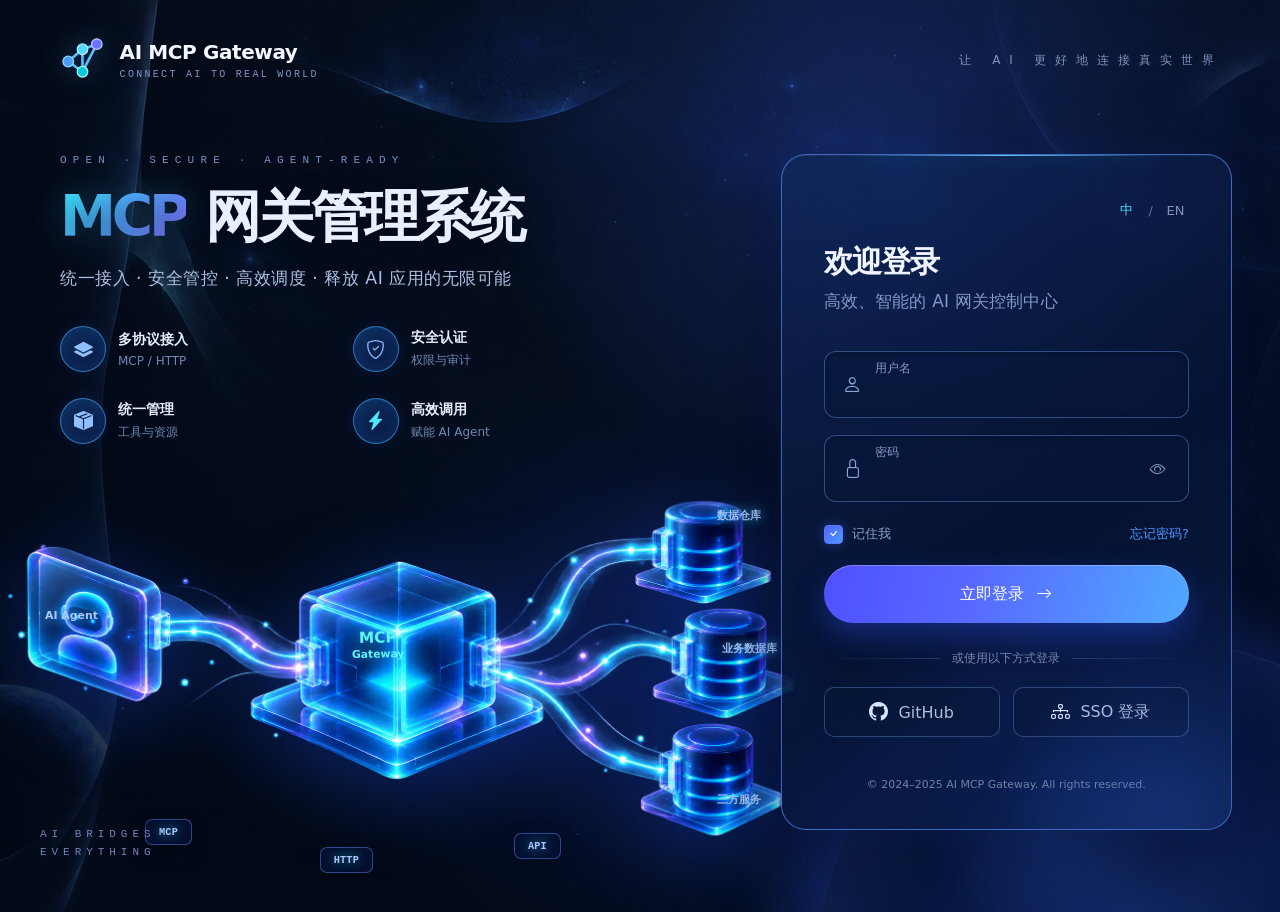
<file: docs/dev-ops/nginx/html/index.html>
<!DOCTYPE html>
<html lang="zh-CN">
<head>
    <meta charset="UTF-8">
    <meta name="viewport" content="width=device-width, initial-scale=1.0">
    <meta name="theme-color" content="#050b1b">
    <title>MCP 网关管理系统 · 登录</title>
    <link rel="icon" href="assets/favicon.svg" type="image/svg+xml">
    <link href="https://cdn.jsdelivr.net/npm/bootstrap-icons@1.10.5/font/bootstrap-icons.css" rel="stylesheet">
    <link rel="stylesheet" href="css/style.css">
</head>
<body class="login-page">
<main class="login-stage">
    <header class="login-brand" aria-label="AI MCP Gateway">
        <a class="login-brand-link" href="index.html" aria-label="AI MCP Gateway 首页">
            <svg class="login-brand-mark" viewBox="0 0 48 48" role="img" aria-label="AI MCP Gateway 标志">
                <path d="M10 25 24 13 38 8M10 25l14 10 14-27M24 13v22" fill="none" stroke="currentColor" stroke-width="2.6" stroke-linecap="round" stroke-linejoin="round"/>
                <circle cx="10" cy="25" r="5.2" fill="#4c9bff" stroke="#8dd8ff" stroke-width="1.2"/>
                <circle cx="24" cy="13" r="5.2" fill="#52d9ff" stroke="#b0f3ff" stroke-width="1.2"/>
                <circle cx="38" cy="8" r="5.2" fill="#6c75ff" stroke="#c2c7ff" stroke-width="1.2"/>
                <circle cx="24" cy="35" r="5.2" fill="#08c8df" stroke="#a8ffff" stroke-width="1.2"/>
            </svg>
            <span class="login-brand-copy">
                <strong>AI MCP Gateway</strong>
                <small>CONNECT AI TO REAL WORLD</small>
            </span>
        </a>
        <span class="login-topline" data-i18n="topline">让 AI 更好地连接真实世界</span>
    </header>

    <div class="login-shell">
        <section class="login-hero" aria-labelledby="hero-title">
            <div class="hero-copy">
                <p class="hero-eyebrow">OPEN <span>·</span> SECURE <span>·</span> AGENT-READY</p>
                <h1 id="hero-title"><em>MCP</em> <span data-i18n="heroTitle">网关管理系统</span></h1>
                <p class="hero-subtitle" data-i18n="heroSubtitle">统一接入 · 安全管控 · 高效调度 · 释放 AI 应用的无限可能</p>

                <div class="hero-features" aria-label="平台能力">
                    <div class="hero-feature">
                        <span class="feature-icon"><i class="bi bi-layers-fill" aria-hidden="true"></i></span>
                        <span><strong data-i18n="featureOneTitle">多协议接入</strong><small data-i18n="featureOneSub">MCP / HTTP</small></span>
                    </div>
                    <div class="hero-feature">
                        <span class="feature-icon"><i class="bi bi-shield-check" aria-hidden="true"></i></span>
                        <span><strong data-i18n="featureTwoTitle">安全认证</strong><small data-i18n="featureTwoSub">权限与审计</small></span>
                    </div>
                    <div class="hero-feature">
                        <span class="feature-icon"><i class="bi bi-box-seam-fill" aria-hidden="true"></i></span>
                        <span><strong data-i18n="featureThreeTitle">统一管理</strong><small data-i18n="featureThreeSub">工具与资源</small></span>
                    </div>
                    <div class="hero-feature">
                        <span class="feature-icon feature-icon-bright"><i class="bi bi-lightning-charge-fill" aria-hidden="true"></i></span>
                        <span><strong data-i18n="featureFourTitle">高效调用</strong><small data-i18n="featureFourSub">赋能 AI Agent</small></span>
                    </div>
                </div>
            </div>

            <div class="hero-visual" aria-hidden="true">
                <img src="assets/network-hero.png" alt="" class="hero-network-art">
                <span class="network-label label-agent">AI Agent</span>
                <span class="network-label label-core">MCP<br><b>Gateway</b></span>
                <span class="network-label label-db-one">数据仓库</span>
                <span class="network-label label-db-two">业务数据库</span>
                <span class="network-label label-db-three">三方服务</span>
                <span class="network-pill pill-mcp">MCP</span>
                <span class="network-pill pill-http">HTTP</span>
                <span class="network-pill pill-api">API</span>
            </div>
            <p class="hero-footnote">AI BRIDGES<br>EVERYTHING</p>
        </section>

        <section class="login-panel-wrap" aria-labelledby="login-title">
            <div class="login-card">
                <div class="login-card-glow" aria-hidden="true"></div>
                <div class="login-card-head">
                    <div class="language-switch" role="group" aria-label="语言切换">
                        <button type="button" class="language-button active" data-lang="zh" aria-pressed="true">中</button>
                        <span aria-hidden="true">/</span>
                        <button type="button" class="language-button" data-lang="en" aria-pressed="false">EN</button>
                    </div>
                    <p class="login-kicker">AI MCP GATEWAY</p>
                    <h2 id="login-title" data-i18n="loginTitle">欢迎登录</h2>
                    <p class="login-subtitle" data-i18n="loginSubtitle">高效、智能的 AI 网关控制中心</p>
                </div>

                <form id="loginForm" class="login-form" novalidate>
                    <div class="login-field">
                        <label for="username" data-i18n="usernameLabel">用户名</label>
                        <div class="field-control">
                            <i class="bi bi-person" aria-hidden="true"></i>
                            <input type="text" id="username" autocomplete="username" required aria-describedby="loginError">
                        </div>
                    </div>
                    <div class="login-field">
                        <label for="password" data-i18n="passwordLabel">密码</label>
                        <div class="field-control">
                            <i class="bi bi-lock" aria-hidden="true"></i>
                            <input type="password" id="password" autocomplete="current-password" required aria-describedby="loginError">
                            <button type="button" id="togglePassword" class="field-action" aria-label="显示密码" aria-pressed="false"><i class="bi bi-eye" aria-hidden="true"></i></button>
                        </div>
                    </div>

                    <div class="login-options">
                        <label class="remember-control">
                            <input type="checkbox" id="remember" checked>
                            <span class="custom-check" aria-hidden="true"><i class="bi bi-check"></i></span>
                            <span data-i18n="rememberLabel">记住我</span>
                        </label>
                        <button type="button" class="forgot-button" id="forgotPassword" data-i18n="forgotPassword">忘记密码?</button>
                    </div>

                    <div id="loginError" class="login-message error-message" role="alert" aria-live="assertive" hidden>
                        <i class="bi bi-exclamation-circle" aria-hidden="true"></i>
                        <span data-i18n="loginError">用户名或密码错误，请重试</span>
                    </div>
                    <div id="loginHint" class="login-message hint-message" role="status" aria-live="polite" hidden></div>

                    <button type="submit" class="login-submit" id="loginSubmit">
                        <span data-i18n="loginButton">立即登录</span>
                        <i class="bi bi-arrow-right" aria-hidden="true"></i>
                    </button>
                </form>

                <div class="login-divider"><span data-i18n="orContinue">或使用以下方式登录</span></div>
                <div class="social-login-grid">
                    <button type="button" class="social-login" data-provider="GitHub"><i class="bi bi-github" aria-hidden="true"></i><span>GitHub</span></button>
                    <button type="button" class="social-login" data-provider="SSO"><i class="bi bi-diagram-3" aria-hidden="true"></i><span data-i18n="ssoLogin">SSO 登录</span></button>
                </div>
                <p class="login-copyright">© 2024–2025 AI MCP Gateway. All rights reserved.</p>
            </div>
        </section>
    </div>
</main>

<script src="js/config.js"></script>
<script>
    (function () {
        const copy = {
            zh: {
                topline: '让 AI 更好地连接真实世界', heroTitle: '网关管理系统', heroSubtitle: '统一接入 · 安全管控 · 高效调度 · 释放 AI 应用的无限可能',
                featureOneTitle: '多协议接入', featureOneSub: 'MCP / HTTP', featureTwoTitle: '安全认证', featureTwoSub: '权限与审计', featureThreeTitle: '统一管理', featureThreeSub: '工具与资源', featureFourTitle: '高效调用', featureFourSub: '赋能 AI Agent',
                loginTitle: '欢迎登录', loginSubtitle: '高效、智能的 AI 网关控制中心', usernameLabel: '用户名', passwordLabel: '密码', rememberLabel: '记住我', forgotPassword: '忘记密码?', loginButton: '立即登录', orContinue: '或使用以下方式登录', ssoLogin: 'SSO 登录', loginError: '用户名或密码错误，请重试',
                passwordShow: '显示密码', passwordHide: '隐藏密码', forgotHint: '请联系系统管理员重置登录密码', providerHint: '暂未配置 {provider} 登录，请使用账号密码登录', loading: '登录中...'
            },
            en: {
                topline: 'Connect AI to the real world', heroTitle: 'Gateway Control Center', heroSubtitle: 'One gateway · Secure control · High throughput · Limitless AI possibilities',
                featureOneTitle: 'Multi-protocol', featureOneSub: 'MCP / HTTP', featureTwoTitle: 'Secure auth', featureTwoSub: 'Access & audit', featureThreeTitle: 'Unified control', featureThreeSub: 'Tools & resources', featureFourTitle: 'Fast actions', featureFourSub: 'Built for AI agents',
                loginTitle: 'Welcome back', loginSubtitle: 'Your intelligent AI gateway control center', usernameLabel: 'Username', passwordLabel: 'Password', rememberLabel: 'Remember me', forgotPassword: 'Forgot password?', loginButton: 'Sign in', orContinue: 'Or continue with', ssoLogin: 'SSO sign in', loginError: 'Incorrect username or password. Try again.',
                passwordShow: 'Show password', passwordHide: 'Hide password', forgotHint: 'Contact your system administrator to reset the password', providerHint: '{provider} sign-in is not configured. Use your account instead', loading: 'Signing in...'
            }
        };
        let language = 'zh';

        function applyLanguage(nextLanguage) {
            language = nextLanguage;
            const strings = copy[language];
            document.documentElement.lang = language === 'zh' ? 'zh-CN' : 'en';
            document.querySelectorAll('[data-i18n]').forEach(function (element) {
                const key = element.dataset.i18n;
                if (strings[key]) element.textContent = strings[key];
            });
            document.querySelectorAll('.language-button').forEach(function (button) {
                const active = button.dataset.lang === language;
                button.classList.toggle('active', active);
                button.setAttribute('aria-pressed', String(active));
            });
            document.getElementById('togglePassword').setAttribute('aria-label', document.getElementById('password').type === 'password' ? strings.passwordShow : strings.passwordHide);
        }

        function showHint(message, isError) {
            const error = document.getElementById('loginError');
            const hint = document.getElementById('loginHint');
            error.hidden = !isError;
            hint.hidden = isError || !message;
            if (isError) error.querySelector('span').textContent = message;
            if (!isError) hint.textContent = message;
        }

        document.addEventListener('DOMContentLoaded', function () {
            const username = document.getElementById('username');
            const password = document.getElementById('password');
            const submit = document.getElementById('loginSubmit');
            const form = document.getElementById('loginForm');
            const toggle = document.getElementById('togglePassword');
            const card = document.querySelector('.login-card');

            document.querySelectorAll('.language-button').forEach(function (button) {
                button.addEventListener('click', function () { applyLanguage(button.dataset.lang); });
            });

            toggle.addEventListener('click', function () {
                const visible = password.type === 'password';
                password.type = visible ? 'text' : 'password';
                toggle.setAttribute('aria-pressed', String(visible));
                toggle.setAttribute('aria-label', visible ? copy[language].passwordHide : copy[language].passwordShow);
                toggle.querySelector('i').className = visible ? 'bi bi-eye-slash' : 'bi bi-eye';
            });

            [username, password].forEach(function (field) {
                field.addEventListener('input', function () { showHint('', false); document.getElementById('loginError').hidden = true; });
            });

            document.getElementById('forgotPassword').addEventListener('click', function () {
                showHint(copy[language].forgotHint, false);
            });

            document.querySelectorAll('.social-login').forEach(function (button) {
                button.addEventListener('click', function () {
                    showHint(copy[language].providerHint.replace('{provider}', button.dataset.provider), false);
                });
            });

            form.addEventListener('submit', function (event) {
                event.preventDefault();
                showHint('', false);
                if (!username.value.trim() || !password.value) {
                    showHint(copy[language].loginError, true);
                    return;
                }
                const originalText = submit.querySelector('span').textContent;
                submit.disabled = true;
                submit.classList.add('is-loading');
                submit.querySelector('span').textContent = copy[language].loading;

                fetch(CONSOLE_AUTH_ENDPOINTS.LOGIN, {
                    method: 'POST',
                    headers: {'Content-Type': 'application/json'},
                    body: JSON.stringify({username: username.value.trim(), password: password.value})
                }).then(function (response) {
                    return response.json().then(function (body) { return {ok: response.ok, body: body}; });
                }).then(function (result) {
                    const body = result.body || {};
                    if (result.ok && body.code === '0000' && body.data && body.data.token) {
                        localStorage.setItem('mcp_admin_token', body.data.token);
                        localStorage.setItem('mcp_admin_logged_in', 'true');
                        if (document.getElementById('remember').checked) localStorage.setItem('mcp_admin_remembered', 'true');
                        window.location.href = 'admin.html';
                        return;
                    }
                    throw new Error('login-failed');
                }).catch(function () {
                    showHint(copy[language].loginError, true);
                    submit.disabled = false;
                    submit.classList.remove('is-loading');
                    submit.querySelector('span').textContent = originalText;
                    card.classList.remove('login-shake');
                    void card.offsetWidth;
                    card.classList.add('login-shake');
                });
            });

            applyLanguage('zh');
        });
    }());
</script>
</body>
</html>
</file>
<file: docs/dev-ops/nginx/html/css/style.css>
:root {
    --space-bg: #061126;
    --space-deep: #030a18;
    --panel: rgba(7, 26, 53, .82);
    --panel-hi: rgba(16, 46, 78, .86);
    --line: rgba(92, 143, 211, .28);
    --text: #f0f6ff;
    --muted: #9bb0d2;
    --faint: #6885b2;
    --cyan: #52f2dc;
    --blue: #4c9bff;
    --violet: #8a71ff;
    --orange: #ff9a62;
    --green: #53e1b2;
    --red: #ff7286;
    --transition: 180ms ease;
}

* { box-sizing: border-box; }

.admin-page {
    margin: 0;
    min-width: 320px;
    min-height: 100vh;
    overflow-x: hidden;
    background: var(--space-deep);
    color: var(--text);
    font-family: "Fira Sans", "PingFang SC", "Microsoft YaHei", sans-serif;
    -webkit-font-smoothing: antialiased;
}

.admin-page button,
.admin-page a,
.admin-page input,
.admin-page select,
.admin-page textarea { font: inherit; }

.admin-page button,
.admin-page a { cursor: pointer; }

.admin-page button:focus-visible,
.admin-page a:focus-visible,
.admin-page input:focus-visible,
.admin-page select:focus-visible,
.admin-page textarea:focus-visible {
    outline: 2px solid var(--blue);
    outline-offset: 3px;
}

.skip-link {
    position: fixed;
    z-index: 9999;
    top: 10px;
    left: 12px;
    padding: 8px 12px;
    color: #061126;
    background: var(--cyan);
    border-radius: 7px;
    transform: translateY(-150%);
    transition: transform var(--transition);
}

.skip-link:focus { transform: translateY(0); }

.app-shell { min-height: 100vh; }

.app-shell::before {
    position: fixed;
    z-index: 0;
    inset: 0;
    content: "";
    pointer-events: none;
    background: #061126 url("../assets/reference-background-v1.png") center / cover no-repeat;
}

.app-shell::after {
    position: fixed;
    z-index: 0;
    inset: 0;
    content: "";
    pointer-events: none;
    background: linear-gradient(90deg, rgba(2, 12, 29, .54), transparent 22%, transparent 80%, rgba(2, 11, 27, .25));
}

.sidebar {
    position: fixed;
    z-index: 3;
    inset: 0 auto 0 0;
    width: 218px;
    padding: 24px 15px 20px;
    color: var(--text);
    background: linear-gradient(90deg, rgba(3, 12, 28, .95), rgba(4, 19, 40, .66) 74%, rgba(6, 17, 35, .12));
}

.brand { display: flex; align-items: center; gap: 12px; padding: 0 14px 24px; border-bottom: 1px solid rgba(118, 170, 237, .13); }
.brand-mark { display: grid; width: 38px; height: 38px; place-items: center; border-radius: 12px; color: #061127; background: linear-gradient(135deg, #48f0df, #5b9dff 68%, #8d70ff); font-size: 17px; font-weight: 900; box-shadow: 0 0 24px rgba(71, 205, 255, .26); }
.brand-name { font-size: 15px; font-weight: 800; letter-spacing: -.01em; }
.brand-sub { margin-top: 4px; color: #527dab; font: 8px/1.2 "Fira Code", monospace; letter-spacing: .16em; white-space: nowrap; }
.nav-stack { padding-top: 20px; }
.nav-label { padding: 0 16px 8px; color: #6a85ad; font-size: 9px; font-weight: 700; letter-spacing: .15em; }
.nav-label-spaced { margin-top: 19px; }
.sidebar .nav-link { display: flex; align-items: center; gap: 11px; height: 40px; margin: 4px 0; padding: 0 14px; color: #91a6c9; border: 1px solid transparent; border-radius: 12px; font-size: 12px; text-decoration: none; transition: background var(--transition), color var(--transition), transform var(--transition), border-color var(--transition); }
.sidebar .nav-link:hover { color: #f5fbff; background: rgba(48, 123, 216, .2); border-color: rgba(94, 194, 255, .24); transform: translateX(2px); }
.sidebar .nav-link.active { color: #f5fbff; background: linear-gradient(90deg, rgba(48, 123, 216, .56), rgba(56, 187, 207, .14)); border-color: rgba(94, 194, 255, .48); box-shadow: inset 3px 0 var(--cyan), 0 8px 20px rgba(38, 133, 220, .2); }
.glyph { width: 18px; color: #9bb6df; font-size: 15px; text-align: center; }
.nav-link.active .glyph, .nav-link.active .nav-count { color: var(--cyan); }
.nav-count { margin-left: auto; color: #557bab; font: 9px "Fira Code", monospace; }
.bridge-note { position: absolute; bottom: 94px; left: 31px; width: 140px; color: #7c8fff; font: italic 15px/1.25 cursive; opacity: .92; transform: rotate(-5deg); }
.bridge-note small { display: block; margin-top: 12px; color: #5e75a7; font: 8px "Fira Code", monospace; letter-spacing: .06em; }
.bridge-note i { display: block; width: 34px; height: 2px; margin-top: 8px; background: linear-gradient(90deg, var(--cyan), transparent); }
.sidebar-foot { position: absolute; right: 20px; bottom: 23px; left: 31px; padding-top: 15px; border-top: 1px solid rgba(118, 170, 237, .12); }
.env { display: flex; align-items: center; gap: 7px; color: #c7daf4; font-size: 10px; }
.env i { width: 7px; height: 7px; border-radius: 50%; background: var(--green); box-shadow: 0 0 9px var(--green); }
.env-sub { margin-top: 7px; color: #4c6b98; font: 8px "Fira Code", monospace; letter-spacing: .07em; }
.logout-link { display: flex; align-items: center; gap: 7px; margin-top: 16px; padding: 0; color: #7c96bc; border: 0; background: transparent; font-size: 10px; }
.logout-link:hover { color: var(--red); }

.main-shell { position: relative; z-index: 2; min-height: 100vh; margin-left: 218px; padding: 14px 25px 32px; }
.topbar { display: flex; align-items: center; justify-content: space-between; min-height: 43px; }
.crumb { display: flex; align-items: center; gap: 10px; color: #8ca5cb; font-size: 11px; }
.crumb .home { color: #b8d9ff; font-size: 16px; }
.crumb strong { color: var(--text); }
.top-actions { display: flex; align-items: center; gap: 10px; }
.icon-button { position: relative; display: grid; width: 36px; height: 36px; place-items: center; color: #a9c0e2; border: 1px solid rgba(78, 135, 209, .38); border-radius: 50%; background: rgba(7, 23, 47, .68); transition: color var(--transition), border-color var(--transition), transform var(--transition); }
.icon-button:hover { color: var(--cyan); border-color: rgba(82, 242, 220, .58); transform: translateY(-1px); }
.notification-dot { position: absolute; top: 7px; right: 7px; width: 5px; height: 5px; border-radius: 50%; background: var(--orange); box-shadow: 0 0 7px var(--orange); }
.user-context { display: flex; align-items: center; gap: 9px; margin-left: 4px; }
.avatar { display: grid; width: 35px; height: 35px; place-items: center; border-radius: 50%; color: #031125; background: var(--cyan); font-size: 11px; font-weight: 800; }
.user-name { font-size: 11px; font-weight: 700; }
.user-role { margin-top: 3px; color: #748daf; font-size: 8px; }
.view-region { min-height: calc(100vh - 57px); }

/* Legacy views inherit the same dark control-plane surface. */
.admin-page .main-content { margin-top: 0; padding: 2rem !important; }
.admin-page .page-title { color: var(--text); }
.admin-page .card { color: var(--text); border: 1px solid var(--line); border-radius: 15px; background: var(--panel); box-shadow: 0 15px 35px rgba(0, 0, 0, .18); }
.admin-page .card-header, .admin-page .card-footer { color: var(--text); border-color: rgba(84, 140, 211, .2); background: rgba(7, 26, 53, .4) !important; }
.admin-page .table { color: var(--text); }
.admin-page .table th { color: #88a2c7; border-color: rgba(84, 140, 211, .2); background: rgba(9, 27, 54, .78); }
.admin-page .table td { color: #c5d5eb; border-color: rgba(84, 140, 211, .16); background: transparent; }
.admin-page .table-hover > tbody > tr:hover > * { color: #fff; background: rgba(39, 117, 204, .2); }
.admin-page .form-label { color: #8ca6ca; }
.admin-page .form-control, .admin-page .form-select, .admin-page .input-group-text { color: #d4e2f4; border-color: #2b507e; background: #071a34; }
.admin-page .form-control::placeholder { color: #617da5; }
.admin-page .form-control:focus, .admin-page .form-select:focus { color: #fff; border-color: var(--blue); background: #071a34; box-shadow: 0 0 0 .2rem rgba(76, 155, 255, .16); }
.admin-page .text-muted, .admin-page .form-text { color: #819ac0 !important; }
.admin-page .modal-content { color: var(--text); border: 1px solid var(--line); background: #071a34; }
.admin-page .btn-close { filter: invert(1); }
.admin-page code { color: #a9baff; background: rgba(8, 19, 42, .78); }
.admin-page .pagination .page-link { color: #9bb0d2; border-color: #2b507e; background: #071a34; }
.admin-page .pagination .active .page-link { color: #061126; border-color: var(--cyan); background: var(--cyan); }

/*
 * 管理页面的视图是动态插入 .main-shell 内部，而 Bootstrap 的 backdrop
 * 会直接追加到 body。main-shell 本身是一个 z-index: 2 的 stacking context，
 * 如果不在弹窗打开时整体抬升，backdrop 会盖住弹窗内容，导致输入和关闭控件
 * 看起来存在但无法获得焦点。只在 modal-open 状态抬升该上下文，关闭后恢复原层级。
 */
.admin-page.modal-open .main-shell,
.admin-page .main-shell:has(.modal.show) { z-index: 1060; }
.admin-page .modal { z-index: 1065; }
.admin-page .modal-backdrop { z-index: 1050; }

.workbench-page { padding: 15px 0 0; }
.workbench-stage { position: relative; height: 240px; padding: 38px 30px 0; overflow: hidden; }
.workbench-stage h1 { position: relative; z-index: 1; margin: 0; color: #f4f8ff; font-size: clamp(34px, 4vw, 46px); line-height: 1; letter-spacing: -.045em; }
.workbench-stage p { position: relative; z-index: 1; max-width: 505px; margin: 17px 0 0; color: #bdcde5; font-size: 14px; line-height: 1.7; }
.stage-points { position: relative; z-index: 1; display: flex; flex-wrap: wrap; gap: 20px 28px; margin-top: 20px; color: #c8d7ee; font-size: 11px; }
.stage-point { display: flex; align-items: center; gap: 7px; }
.stage-point i { display: grid; width: 14px; height: 14px; place-items: center; border-radius: 50%; color: #07142a; background: var(--cyan); font-size: 10px; font-style: normal; font-weight: 900; }
.hero-art { position: absolute; top: -10px; right: 42px; width: min(620px, 48vw); height: 248px; object-fit: contain; filter: drop-shadow(0 0 18px rgba(68, 204, 255, .24)); opacity: .94; }
.hero-label { position: absolute; z-index: 1; color: #d4ecff; font-size: 12px; text-shadow: 0 0 12px #42d4ff; }
.hero-agent { top: 67px; right: min(600px, 44vw); }
.hero-gateway { top: 122px; right: min(390px, 29vw); color: #a7ffff; font-size: 15px; font-weight: 800; line-height: 1.05; text-align: center; }
.hero-db-one { top: 56px; right: 100px; }
.hero-db-two { top: 103px; right: 77px; }
.hero-db-three { top: 150px; right: 77px; }
.connect-note { position: absolute; top: 67px; right: 2px; color: #82a0ff; font: italic 17px/1.12 cursive; text-align: center; transform: rotate(-9deg); }
.connect-note i { display: block; width: 70px; height: 2px; margin: 8px 0 0 auto; background: linear-gradient(90deg, transparent, var(--blue)); transform: rotate(-11deg); }

.kpi-grid { display: grid; grid-template-columns: repeat(4, minmax(0, 1fr)); gap: 13px; padding: 0 16px; }
.kpi-card { display: flex; align-items: center; gap: 16px; min-height: 95px; padding: 15px 18px; border: 1px solid var(--line); border-radius: 16px; background: linear-gradient(125deg, rgba(13, 48, 69, .88), rgba(10, 28, 57, .73)); box-shadow: inset 0 1px rgba(255, 255, 255, .04), 0 10px 25px rgba(2, 10, 27, .22); }
.kpi-card:nth-child(2) { background: linear-gradient(125deg, rgba(12, 39, 75, .9), rgba(11, 27, 57, .76)); }
.kpi-card:nth-child(3) { background: linear-gradient(125deg, rgba(37, 31, 82, .88), rgba(20, 27, 61, .76)); }
.kpi-card:nth-child(4) { background: linear-gradient(125deg, rgba(47, 37, 45, .78), rgba(22, 26, 52, .74)); }
.kpi-icon { display: grid; width: 48px; height: 48px; flex: 0 0 auto; place-items: center; border-radius: 10px; font-size: 19px; }
.kpi-card:nth-child(1) .kpi-icon { color: var(--cyan); border: 1px solid rgba(82, 242, 220, .4); background: rgba(82, 242, 220, .11); }
.kpi-card:nth-child(2) .kpi-icon { color: var(--blue); border: 1px solid rgba(76, 155, 255, .4); background: rgba(76, 155, 255, .11); }
.kpi-card:nth-child(3) .kpi-icon { color: var(--violet); border: 1px solid rgba(138, 113, 255, .42); background: rgba(138, 113, 255, .12); }
.kpi-card:nth-child(4) .kpi-icon { color: var(--orange); border: 1px solid rgba(255, 154, 98, .4); background: rgba(255, 154, 98, .1); }
.kpi-value { font-size: 25px; font-weight: 800; }
.kpi-label { margin-top: 5px; color: #b6c7e2; font-size: 11px; }
.kpi-note { margin-top: 6px; color: var(--cyan); font: 9px "Fira Code", monospace; }

.workbench-grid { display: grid; grid-template-columns: minmax(0, 1fr) 343px; gap: 15px; margin-top: 20px; }
.registry-panel, .inspector-panel { min-width: 0; overflow: hidden; border: 1px solid rgba(71, 130, 211, .36); border-radius: 18px; background: linear-gradient(145deg, rgba(6, 25, 52, .84), rgba(5, 17, 37, .79)); box-shadow: 0 15px 35px rgba(0, 0, 0, .18); }
.tabs { display: flex; align-items: end; gap: 27px; min-height: 67px; padding: 0 23px; border-bottom: 1px solid rgba(77, 133, 210, .23); }
.tab-button { height: 44px; padding: 0; color: #8ca6cc; border: 0; background: transparent; font-size: 12px; }
.tab-button:hover, .tab-button.active { color: #fff; }
.tab-button.active { border-bottom: 3px solid var(--cyan); }
.filter-bar { display: flex; flex-wrap: wrap; gap: 10px; padding: 13px 16px; }
.filter-control { display: flex; align-items: center; gap: 8px; min-width: 135px; height: 38px; padding: 0 12px; color: #8da9cf; border: 1px solid rgba(77, 135, 211, .34); border-radius: 9px; background: rgba(9, 27, 54, .78); font-size: 10px; }
.filter-control.search-control { min-width: 170px; flex: 1; }
.filter-control input, .filter-control select { min-width: 0; width: 100%; color: #d4e2f4; border: 0; outline: 0; background: transparent; font-size: 10px; }
.filter-control:has(select) { position: relative; padding-right: 30px; }
.filter-control:has(select)::after { position: absolute; right: 11px; color: #80a5d7; content: "⌄"; pointer-events: none; font-size: 14px; line-height: 1; transform: translateY(-1px); }
.filter-control select { appearance: none; color-scheme: dark; cursor: pointer; }
.filter-control select option { color: #e8f1ff; background: #071a34; }
.button { display: inline-flex; align-items: center; justify-content: center; gap: 7px; min-height: 39px; padding: 0 15px; color: #bdd2ef; border: 1px solid rgba(77, 135, 211, .45); border-radius: 9px; background: rgba(10, 29, 57, .82); font-size: 11px; font-weight: 700; transition: color var(--transition), border-color var(--transition), background var(--transition), transform var(--transition); }
.button:hover { color: #fff; border-color: var(--blue); transform: translateY(-1px); }
.button.primary { color: #061529; border-color: var(--cyan); background: var(--cyan); box-shadow: 0 9px 18px rgba(82, 242, 220, .17); }
.button.primary:hover { color: #061529; background: #8cfff2; }
.button.danger { color: #fff; border-color: rgba(255, 114, 134, .62); background: rgba(156, 44, 68, .48); }
.button.small { min-height: 32px; padding: 0 10px; font-size: 10px; }
.registry-scroll { overflow-x: auto; }
.registry-head, .registry-row { display: grid; grid-template-columns: 33px minmax(190px, 1.65fr) minmax(120px, .9fr) minmax(70px, .7fr) minmax(90px, .72fr) 52px; align-items: center; gap: 10px; min-width: 640px; }
.registry-head { height: 41px; padding: 0 17px; color: #7793bd; border-top: 1px solid rgba(77, 133, 210, .17); border-bottom: 1px solid rgba(77, 133, 210, .18); font: 9px "Fira Code", monospace; }
.registry-row { min-height: 75px; padding: 0 17px; color: #c5d5eb; border-bottom: 1px solid rgba(77, 133, 210, .17); font-size: 10px; transition: background var(--transition); }
.registry-row:hover, .registry-row.selected { background: linear-gradient(90deg, rgba(39, 117, 204, .26), rgba(26, 190, 196, .06)); box-shadow: inset 3px 0 var(--cyan); }
.registry-row > button { color: #8da9cf; border: 0; background: transparent; }
.registry-check { width: 15px; height: 15px; accent-color: var(--cyan); }
.record { display: flex; align-items: center; gap: 10px; min-width: 0; color: #c5d5eb; border: 0; background: transparent; text-align: left; }
.record-icon { display: grid; width: 36px; height: 36px; flex: 0 0 auto; place-items: center; border: 1px solid rgba(82, 242, 220, .3); border-radius: 9px; color: var(--cyan); background: rgba(82, 242, 220, .11); font-size: 16px; }
.record-copy { min-width: 0; }
.record-name { display: block; overflow: hidden; color: #e9f1ff; font-size: 11px; font-weight: 750; text-overflow: ellipsis; white-space: nowrap; }
.record-sub { display: block; overflow: hidden; margin-top: 4px; color: #7690b8; text-overflow: ellipsis; white-space: nowrap; }
.tag { display: inline-flex; align-items: center; width: max-content; max-width: 100%; min-height: 24px; padding: 0 9px; overflow: hidden; color: #93b7e6; border: 1px solid rgba(76, 155, 255, .35); border-radius: 7px; background: rgba(45, 102, 178, .18); font: 9px "Fira Code", monospace; text-overflow: ellipsis; white-space: nowrap; }
.tag.live { color: var(--green); border-color: rgba(83, 225, 178, .35); background: rgba(83, 225, 178, .08); }
.tag.draft { color: #b8c9ea; border-color: rgba(143, 169, 220, .3); background: rgba(111, 139, 191, .15); }
.tag.danger { color: var(--red); border-color: rgba(255, 114, 134, .35); background: rgba(255, 114, 134, .08); }
.pagination-bar { display: flex; align-items: center; justify-content: space-between; gap: 10px; padding: 12px 16px; color: #7793bd; font: 9px "Fira Code", monospace; }
.pagination-actions { display: flex; gap: 6px; }
.pagination-actions button { min-width: 30px; min-height: 30px; padding: 0 8px; color: #9bb0d2; border: 1px solid #2b507e; border-radius: 7px; background: #071a34; font-size: 10px; }
.pagination-actions button.active { color: #061126; border-color: var(--cyan); background: var(--cyan); }
.pagination-actions button:disabled { cursor: not-allowed; opacity: .45; }
.empty-state { min-height: 170px; display: grid; place-items: center; color: #7793bd; font-size: 11px; }

.inspector-panel { background: linear-gradient(155deg, rgba(15, 43, 73, .86), rgba(7, 24, 48, .88)); }
.inspector-head { padding: 21px 22px 16px; border-bottom: 1px solid rgba(84, 140, 211, .2); }
.inspector-title { padding-right: 92px; color: #f4f8ff; font-size: 17px; font-weight: 800; overflow-wrap: anywhere; }
.inspector-sub { margin-top: 7px; color: #87a1c7; font-size: 10px; }
.inspector-status { float: right; margin-top: -22px; }
.inspector-body { padding: 17px 22px; }
.inspector-tabs { display: flex; gap: 18px; min-height: 33px; border-bottom: 1px solid rgba(84, 140, 211, .2); }
.inspector-tab { padding: 0 0 10px; color: #8ea8cd; border: 0; background: transparent; font-size: 10px; }
.inspector-tab.active { color: #fff; border-bottom: 2px solid var(--cyan); }
.inspector-label { display: flex; justify-content: space-between; margin: 17px 0 8px; color: #88a2c7; font-size: 10px; }
.inspector-label strong { color: var(--cyan); font-weight: 600; }
.code-preview { max-height: 170px; overflow: auto; padding: 13px 14px; color: #d7e5fa; border: 1px solid rgba(82, 145, 222, .35); border-radius: 10px; background: #061326; font: 9px/1.62 "Fira Code", monospace; white-space: pre-wrap; }
.code-preview .keyword { color: var(--cyan); }
.code-preview .param { color: var(--orange); }
.detail-grid { display: grid; grid-template-columns: 1fr 1fr; gap: 9px; }
.detail-item { min-height: 31px; padding: 7px 9px; color: #a9bfdf; border: 1px solid rgba(76, 132, 214, .3); border-radius: 8px; background: rgba(10, 29, 55, .72); font: 9px "Fira Code", monospace; }
.detail-item strong { display: block; margin-top: 4px; color: #e3efff; font: 10px "Fira Sans", sans-serif; overflow-wrap: anywhere; }
.inspector-note { margin-top: 8px; color: #6a89b5; font: 9px "Fira Code", monospace; line-height: 1.55; }
.inspector-actions { display: flex; gap: 10px; padding: 17px 22px; border-top: 1px solid rgba(84, 140, 211, .2); }
.inspector-actions .button { min-width: 0; flex: 1; padding: 0 8px; white-space: nowrap; }
.inspector-actions .button.primary { flex: 1.35; }
.inspector-actions .button[data-inspector-action="delete"] { flex: 0 0 42px; }

.resource-drawer { display: none; margin-top: 15px; padding: 20px; border: 1px solid rgba(82, 242, 220, .38); border-radius: 15px; background: rgba(5, 20, 42, .94); box-shadow: 0 18px 45px rgba(0, 0, 0, .36); }
.resource-drawer.open { display: block; animation: drawer-in 180ms ease-out; }
.drawer-heading { display: flex; align-items: start; justify-content: space-between; gap: 14px; margin-bottom: 18px; }
.drawer-heading h2 { margin: 0; font-size: 18px; }
.drawer-heading p { margin: 5px 0 0; color: #86a2ca; font-size: 11px; }
.drawer-close { display: grid; width: 34px; height: 34px; place-items: center; color: #9bb0d2; border: 1px solid rgba(78, 135, 209, .38); border-radius: 50%; background: transparent; }
.drawer-close:hover { color: var(--cyan); border-color: var(--cyan); }
.form-grid { display: grid; grid-template-columns: repeat(2, minmax(0, 1fr)); gap: 15px; }
.form-grid .full { grid-column: 1 / -1; }
.field { display: grid; gap: 7px; }
.field label { color: #8ca6ca; font-size: 10px; }
.field label .required { color: var(--orange); }
.field input, .field select, .field textarea { width: 100%; min-height: 37px; padding: 9px 10px; color: #d4e2f4; border: 1px solid #2b507e; border-radius: 8px; outline: 0; background: #071a34; font-size: 11px; }
.field-readonly { display: flex; align-items: center; min-height: 37px; padding: 9px 10px; color: #9eb6d6; border: 1px solid rgba(55, 100, 151, .56); border-radius: 8px; background: rgba(9, 31, 61, .72); font-size: 11px; }
.field select { appearance: none; padding-right: 34px; color-scheme: dark; cursor: pointer; background-image: linear-gradient(45deg, transparent 50%, #80a5d7 50%), linear-gradient(135deg, #80a5d7 50%, transparent 50%); background-position: calc(100% - 16px) 16px, calc(100% - 11px) 16px; background-repeat: no-repeat; background-size: 5px 5px, 5px 5px; }
.field textarea { min-height: 105px; resize: vertical; }
.field input[type="checkbox"] { width: 16px; min-height: 16px; accent-color: var(--cyan); }
.field-help { color: #708bb5; font-size: 9px; line-height: 1.5; }
.field-error { display: none; color: var(--red); font-size: 10px; }
.field.invalid .field-error { display: block; }
.field.invalid input, .field.invalid select, .field.invalid textarea { border-color: var(--red); }
.drawer-alert { display: none; margin-bottom: 15px; padding: 10px 12px; color: #ffd8dd; border: 1px solid rgba(255, 114, 134, .34); border-radius: 9px; background: rgba(146, 39, 62, .24); font-size: 11px; }
.drawer-alert.show { display: block; }
.drawer-actions { display: flex; justify-content: flex-end; gap: 9px; margin-top: 18px; }
.immutable-note { display: none; margin-top: 7px; color: var(--orange); font-size: 9px; }
.immutable .immutable-note { display: block; }

.confirm-dialog[hidden] { display: none; }
.confirm-dialog { position: fixed; z-index: 1080; inset: 0; display: grid; place-items: center; padding: 20px; background: rgba(1, 8, 20, .75); backdrop-filter: blur(8px); }
.confirm-dialog-card { width: min(400px, 100%); padding: 26px; text-align: center; border: 1px solid rgba(255, 114, 134, .35); border-radius: 18px; background: #0a203d; box-shadow: 0 24px 70px rgba(0, 0, 0, .55); }
.confirm-dialog-icon { display: grid; width: 48px; height: 48px; margin: 0 auto 15px; place-items: center; color: var(--orange); border: 1px solid rgba(255, 154, 98, .38); border-radius: 14px; background: rgba(255, 154, 98, .1); font-size: 20px; }
.confirm-dialog-card h2 { margin: 0; font-size: 19px; }
.confirm-dialog-card p { margin: 10px 0 22px; color: #a9bfdf; font-size: 12px; line-height: 1.6; }
.confirm-dialog-actions { display: flex; justify-content: center; gap: 9px; }

.toast { color: #061126; background: var(--green); box-shadow: 0 10px 30px rgba(0, 0, 0, .32); }
.toast.is-error { color: #fff; background: #9c2c44; }

@keyframes drawer-in { from { opacity: 0; transform: translateY(-6px); } to { opacity: 1; transform: translateY(0); } }

@media (max-width: 1180px) {
    .sidebar { width: 190px; }
    .main-shell { margin-left: 190px; }
    .hero-art { right: -50px; width: 56vw; opacity: .75; }
    .hero-agent, .hero-gateway, .hero-db-one, .hero-db-two, .hero-db-three, .connect-note { display: none; }
    .workbench-grid { grid-template-columns: minmax(0, 1fr) 300px; }
}

@media (max-width: 900px) {
    .sidebar { width: 78px; padding: 18px 9px; }
    .brand { justify-content: center; padding: 0 0 18px; }
    .brand > div:last-child, .nav-label, .nav-link span, .bridge-note, .sidebar-foot .env span, .sidebar-foot .env-sub, .logout-link { display: none; }
    .sidebar .nav-link { justify-content: center; margin: 5px 0; padding: 0; }
    .sidebar .glyph { font-size: 17px; }
    .nav-count { display: none; }
    .sidebar-foot { right: 9px; bottom: 20px; left: 9px; padding-top: 0; border-top: 0; }
    .env { justify-content: center; }
    .main-shell { margin-left: 78px; padding: 12px 16px 24px; }
    .user-context > div:last-child { display: none; }
    .workbench-stage { height: 220px; padding-left: 15px; }
    .kpi-grid { grid-template-columns: repeat(2, minmax(0, 1fr)); padding: 0; }
    .workbench-grid { grid-template-columns: 1fr; }
    .inspector-panel { min-height: 360px; }
}

@media (max-width: 600px) {
    .main-shell { margin-left: 0; padding: 10px 10px 22px; }
    .sidebar { position: relative; inset: auto; width: 100%; min-height: 64px; padding: 10px; }
    .app-shell { display: block; }
    .app-shell::before, .app-shell::after { position: fixed; }
    .brand { justify-content: flex-start; padding: 0; border: 0; }
    .nav-stack { display: flex; gap: 7px; padding-top: 10px; overflow-x: auto; scrollbar-width: thin; }
    .sidebar .nav-link { display: inline-flex; width: max-content; min-width: max-content; padding: 0 12px; }
    .sidebar .nav-link span:not(.nav-count) { display: inline; }
    .sidebar-foot { display: none; }
    .topbar { align-items: flex-start; gap: 12px; flex-direction: column; }
    .top-actions { width: 100%; justify-content: space-between; }
    .workbench-stage { height: auto; min-height: 210px; padding: 24px 8px 20px; }
    .workbench-stage h1 { font-size: 36px; }
    .workbench-stage p { font-size: 12px; }
    .stage-points { gap: 8px 15px; font-size: 10px; }
    .hero-art { right: -130px; top: 0; width: 500px; opacity: .42; }
    .kpi-grid { grid-template-columns: 1fr; }
    .filter-control { flex: 1 1 100%; }
    .filter-bar .button { width: 100%; }
    .form-grid { grid-template-columns: 1fr; }
    .form-grid .full { grid-column: auto; }
    .drawer-actions { flex-direction: column-reverse; }
    .drawer-actions .button { width: 100%; }
}

@media (prefers-reduced-motion: reduce) {
    *, *::before, *::after { scroll-behavior: auto !important; animation-duration: .01ms !important; animation-iteration-count: 1 !important; transition-duration: .01ms !important; }
}

/* Shared searchable select used by every admin view. The native control remains
 * in the DOM for form serialization and existing change handlers; the shell is
 * the visible interaction surface. */
.admin-page .custom-select-shell { position: relative; z-index: 1; width: 100%; min-width: 0; }
.admin-page .custom-select-shell.is-open { z-index: 1200; }
.admin-page select.custom-select-native { position: absolute !important; width: 1px !important; height: 1px !important; margin: -1px !important; padding: 0 !important; overflow: hidden !important; clip: rect(0 0 0 0) !important; clip-path: inset(50%) !important; white-space: nowrap !important; border: 0 !important; opacity: 0 !important; pointer-events: none !important; }
.admin-page .custom-select-trigger { display: flex; width: 100%; min-height: 38px; align-items: center; gap: 8px; padding: 8px 12px; overflow: hidden; color: #e8f1ff; border: 1px solid #2b507e; border-radius: 9px; outline: 0; background: #071a34; font-size: 11px; text-align: left; transition: border-color var(--transition), box-shadow var(--transition), background var(--transition); }
.admin-page .custom-select-trigger:hover { border-color: #4f86be; background: #0a2141; }
.admin-page .custom-select-shell.is-focused .custom-select-trigger, .admin-page .custom-select-shell.is-open .custom-select-trigger { border-color: #20cfff; box-shadow: 0 0 0 3px rgba(32, 207, 255, .13); }
.admin-page .custom-select-shell.is-invalid .custom-select-trigger { border-color: var(--red); box-shadow: 0 0 0 3px rgba(255, 114, 134, .12); }
.admin-page .custom-select-trigger:disabled { cursor: not-allowed; color: #617da5; border-color: rgba(43, 80, 126, .55); background: rgba(7, 26, 52, .55); opacity: .7; }
.admin-page .custom-select-shell.is-disabled .custom-select-trigger { cursor: not-allowed; }
.admin-page .custom-select-trigger-value { min-width: 0; overflow: hidden; color: inherit; font-weight: 600; text-overflow: ellipsis; white-space: nowrap; }
.admin-page .custom-select-trigger-meta { min-width: 0; overflow: hidden; color: #89a8d4; font: 10px "Fira Code", monospace; text-overflow: ellipsis; white-space: nowrap; }
.admin-page .custom-select-trigger-icon { margin-left: auto; flex: 0 0 auto; color: #8db0db; font-size: 11px; transition: transform var(--transition), color var(--transition); }
.admin-page .custom-select-shell.is-open .custom-select-trigger-icon { color: #20cfff; transform: rotate(180deg); }
.admin-page .custom-select-menu { position: fixed; z-index: 1201; display: flex; max-height: min(360px, 48vh); flex-direction: column; overflow: hidden; padding: 8px; border: 1px solid #1c6fba; border-radius: 11px; background: linear-gradient(160deg, #0b2a52, #061a36 72%); box-shadow: 0 18px 40px rgba(0, 0, 0, .48), 0 0 0 1px rgba(32, 207, 255, .1); }
.admin-page .custom-select-menu[hidden] { display: none; }
.admin-page .custom-select-search-wrap { display: flex; min-height: 37px; align-items: center; gap: 9px; margin-bottom: 7px; padding: 0 10px; color: #9bb9df; border: 1px solid #28527d; border-radius: 8px; background: rgba(5, 22, 47, .82); }
.admin-page .custom-select-search-wrap:focus-within { border-color: #20cfff; box-shadow: 0 0 0 2px rgba(32, 207, 255, .1); }
.admin-page .custom-select-search-wrap i { flex: 0 0 auto; font-size: 14px; }
.admin-page .custom-select-search { width: 100%; min-width: 0; height: 35px; padding: 0; color: #e8f1ff; border: 0; outline: 0; background: transparent; font-size: 11px; }
.admin-page .custom-select-search::placeholder { color: #7493bb; }
.admin-page .custom-select-options { min-height: 0; overflow: auto; scrollbar-color: #2b78b9 transparent; scrollbar-width: thin; }
.admin-page .custom-select-option { display: flex; width: 100%; min-height: 42px; align-items: center; justify-content: space-between; gap: 10px; padding: 8px 10px; color: #dcecff; border: 0; border-bottom: 1px solid rgba(87, 137, 195, .16); background: transparent; text-align: left; transition: background var(--transition), color var(--transition); }
.admin-page .custom-select-option:last-child { border-bottom: 0; }
.admin-page .custom-select-option:hover, .admin-page .custom-select-option:focus-visible { color: #fff; outline: 0; background: rgba(42, 126, 214, .28); }
.admin-page .custom-select-option.is-selected { color: #fff; border-radius: 8px; background: linear-gradient(90deg, rgba(31, 119, 213, .72), rgba(29, 91, 166, .64)); }
.admin-page .custom-select-option:disabled { cursor: not-allowed; color: #637fa8; opacity: .72; }
.admin-page .custom-select-option[hidden] { display: none; }
.admin-page .custom-select-option-copy { min-width: 0; display: flex; flex: 1; flex-direction: column; gap: 4px; }
.admin-page .custom-select-option-label { overflow: hidden; font-size: 12px; font-weight: 650; text-overflow: ellipsis; white-space: nowrap; }
.admin-page .custom-select-option-meta { overflow: hidden; color: #89a8d4; font: 10px "Fira Code", monospace; text-overflow: ellipsis; white-space: nowrap; }
.admin-page .custom-select-option.is-selected .custom-select-option-meta { color: #c1e4ff; }
.admin-page .custom-select-option-check { flex: 0 0 auto; color: #21e4e4; font-size: 17px; opacity: 0; }
.admin-page .custom-select-option.is-selected .custom-select-option-check { opacity: 1; }
.admin-page .custom-select-empty { padding: 18px 8px; color: #7898bf; font-size: 11px; text-align: center; }
.admin-page .custom-select-empty[hidden] { display: none; }
.admin-page .field.invalid .custom-select-trigger { border-color: var(--red); }
.admin-page .field.invalid .custom-select-search { border: 0; }
.admin-page .filter-control:has(.custom-select-shell) { padding-right: 12px; }
.admin-page .filter-control:has(.custom-select-shell)::after { display: none; }
.admin-page .filter-control .custom-select-trigger { min-height: 34px; padding: 5px 0; border: 0; border-radius: 0; background: transparent; font-size: 10px; }
.admin-page .filter-control .custom-select-trigger:hover, .admin-page .filter-control .custom-select-shell.is-open .custom-select-trigger { background: transparent; box-shadow: none; }
.admin-page .tc-inline .custom-select-trigger, .admin-page .tc-field .custom-select-trigger { min-height: 42px; padding: 10px 12px; font-size: 13px; }
.admin-page .tc-field .custom-select-menu { font-size: 13px; }
.admin-page .modal .custom-select-trigger { min-height: 38px; color: #d4e2f4; background: #071a34; }


/* Login experience */
.login-page {
    --login-ink: #f4f7ff;
    --login-muted: #91a5cd;
    --login-faint: #657ba8;
    --login-line: rgba(102, 145, 232, .42);
    --login-blue: #4e8cff;
    --login-cyan: #3ee7ff;
    --login-violet: #6a62ff;
    min-width: 320px;
    min-height: 100vh;
    margin: 0;
    overflow-x: hidden;
    color: var(--login-ink);
    background: #030817;
    font-family: Inter, "SF Pro Display", "PingFang SC", "Microsoft YaHei", system-ui, sans-serif;
    -webkit-font-smoothing: antialiased;
}

.login-page *,
.login-page *::before,
.login-page *::after { box-sizing: border-box; }

.login-page button,
.login-page input { font: inherit; }

.login-page button { cursor: pointer; }

.login-page button:focus-visible,
.login-page input:focus-visible,
.login-page a:focus-visible {
    outline: 2px solid #6eeeff;
    outline-offset: 3px;
}

.login-stage {
    position: relative;
    isolation: isolate;
    min-height: 100vh;
    overflow: hidden;
    background:
        linear-gradient(90deg, rgba(2, 7, 19, .76) 0%, rgba(3, 10, 27, .28) 45%, rgba(7, 18, 49, .62) 100%),
        url("../assets/reference-background-v1.png") center / cover no-repeat;
}

.login-stage::before {
    position: absolute;
    z-index: -1;
    inset: 0;
    content: "";
    pointer-events: none;
    background:
        radial-gradient(circle at 67% 15%, rgba(58, 104, 255, .24), transparent 33%),
        radial-gradient(circle at 48% 74%, rgba(25, 71, 255, .15), transparent 29%),
        linear-gradient(180deg, rgba(0, 4, 15, .08), rgba(1, 6, 19, .54));
}

.login-stage::after {
    position: absolute;
    z-index: -1;
    right: -16vw;
    bottom: -31vw;
    width: 49vw;
    min-width: 670px;
    aspect-ratio: 1;
    content: "";
    pointer-events: none;
    border: 1px solid rgba(92, 134, 255, .28);
    border-radius: 50%;
    background:
        radial-gradient(circle at 34% 25%, rgba(56, 111, 255, .28), transparent 19%),
        radial-gradient(circle at 47% 40%, #132d6d 0%, #081b4a 33%, #030b22 68%, #010511 100%);
    box-shadow: -28px -24px 68px rgba(50, 98, 255, .33), inset 30px 30px 80px rgba(76, 126, 255, .2);
    opacity: .92;
}

.login-brand {
    position: absolute;
    z-index: 5;
    top: clamp(24px, 4vh, 46px);
    right: clamp(30px, 4.5vw, 76px);
    left: clamp(30px, 4.5vw, 76px);
    display: flex;
    align-items: center;
    justify-content: space-between;
}

.login-brand-link {
    display: inline-flex;
    align-items: center;
    gap: 13px;
    color: var(--login-ink);
    text-decoration: none;
}

.login-brand-mark {
    width: 49px;
    height: 49px;
    overflow: visible;
    color: #58bfff;
    filter: drop-shadow(0 0 14px rgba(53, 175, 255, .34));
}

.login-brand-copy { display: grid; gap: 5px; }
.login-brand-copy strong { font-size: 20px; font-weight: 760; letter-spacing: -.02em; }
.login-brand-copy small { color: #8096c4; font: 10px/1.2 "SFMono-Regular", Consolas, monospace; letter-spacing: .23em; }
.login-topline { color: #8092bc; font-size: 12px; letter-spacing: .74em; white-space: nowrap; }

.login-shell {
    display: grid;
    grid-template-columns: minmax(0, 1.37fr) minmax(420px, .74fr);
    gap: clamp(42px, 5vw, 96px);
    width: min(100%, 1740px);
    min-height: 100vh;
    margin: 0 auto;
    padding: clamp(105px, 13vh, 145px) clamp(34px, 5.5vw, 96px) clamp(30px, 5vh, 54px);
}

.login-hero {
    position: relative;
    min-width: 0;
    min-height: min(760px, calc(100vh - 150px));
}

.hero-copy { position: relative; z-index: 2; padding: clamp(20px, 4vh, 50px) 0 0 clamp(20px, 3vw, 56px); }
.hero-eyebrow { margin: 0 0 20px; color: #7790c2; font: 11px/1.3 "SFMono-Regular", Consolas, monospace; letter-spacing: .56em; }
.hero-eyebrow span { color: #5d79b0; }

.login-hero h1 {
    margin: 0;
    color: #e8efff;
    font-size: clamp(45px, 4.4vw, 76px);
    font-weight: 800;
    line-height: 1.05;
    letter-spacing: -.055em;
    text-shadow: 0 10px 32px rgba(3, 9, 28, .45);
}

.login-hero h1 em {
    margin-right: .05em;
    color: transparent;
    background: linear-gradient(135deg, #39e5ff 6%, #54a8ff 50%, #806fff 94%);
    background-clip: text;
    -webkit-background-clip: text;
    font-style: normal;
    letter-spacing: -.075em;
    filter: drop-shadow(0 0 16px rgba(62, 198, 255, .24));
}

.hero-subtitle { margin: 20px 0 0; color: #aebfe0; font-size: clamp(16px, 1.35vw, 22px); line-height: 1.5; letter-spacing: .03em; }
.hero-features { display: grid; grid-template-columns: repeat(4, minmax(0, 1fr)); gap: clamp(14px, 2vw, 33px); max-width: 830px; margin-top: 34px; }
.hero-feature { display: flex; align-items: center; gap: 12px; min-width: 0; }
.feature-icon {
    display: grid;
    width: 46px;
    height: 46px;
    flex: 0 0 auto;
    place-items: center;
    color: #8fbfff;
    border: 1px solid rgba(64, 167, 255, .66);
    border-radius: 50%;
    background: linear-gradient(145deg, rgba(25, 77, 157, .46), rgba(11, 30, 78, .68));
    box-shadow: inset 0 0 19px rgba(32, 130, 255, .17), 0 0 18px rgba(33, 120, 255, .11);
    font-size: 19px;
}
.feature-icon-bright { color: #4de7ff; }
.hero-feature strong { display: block; overflow: hidden; color: #e5edff; font-size: 14px; font-weight: 650; text-overflow: ellipsis; white-space: nowrap; }
.hero-feature small { display: block; margin-top: 5px; overflow: hidden; color: #7086b2; font-size: 12px; text-overflow: ellipsis; white-space: nowrap; }

.hero-visual {
    position: absolute;
    z-index: 1;
    bottom: -25px;
    left: -6%;
    width: min(960px, 62vw);
    aspect-ratio: 1672 / 941;
    transform-origin: 50% 72%;
    animation: network-breathe 7s ease-in-out infinite;
}

.hero-network-art { width: 100%; height: 100%; object-fit: contain; filter: drop-shadow(0 18px 42px rgba(22, 86, 255, .34)); }
.network-label, .network-pill { position: absolute; z-index: 2; color: #a9c9ff; text-shadow: 0 0 12px rgba(52, 197, 255, .92); }
.network-label { font-size: clamp(10px, .85vw, 14px); font-weight: 650; text-align: center; }
.label-agent { top: 40%; left: 8%; }
.label-core { top: 48%; left: 48%; color: #5ff5ff; font-size: clamp(13px, 1.2vw, 20px); line-height: 1; transform: translate(-50%, -50%) rotate(-1deg); }
.label-core b { font-size: .7em; font-weight: 650; }
.label-db-one { top: 19%; right: 6%; }
.label-db-two { top: 47%; right: 4%; }
.label-db-three { right: 6%; bottom: 18%; }
.network-pill { padding: 6px 13px; border: 1px solid rgba(86, 128, 238, .5); border-radius: 7px; background: rgba(6, 18, 54, .7); font: 700 clamp(9px, .8vw, 13px) "SFMono-Regular", Consolas, monospace; letter-spacing: .02em; box-shadow: 0 8px 23px rgba(0, 0, 0, .24); }
.pill-mcp { bottom: 10%; left: 20%; }
.pill-http { bottom: 4%; left: 41%; }
.pill-api { right: 30%; bottom: 7%; }
.hero-footnote { position: absolute; z-index: 2; bottom: 5px; left: -8px; margin: 0; color: #6f86bb; font: 11px/1.7 "SFMono-Regular", Consolas, monospace; letter-spacing: .45em; }

.login-panel-wrap { position: relative; z-index: 3; display: flex; align-items: center; justify-content: flex-end; }
.login-card {
    position: relative;
    width: min(100%, 530px);
    min-height: 650px;
    padding: 42px 52px 38px;
    overflow: hidden;
    border: 1px solid rgba(87, 139, 241, .7);
    border-radius: 25px;
    background: linear-gradient(148deg, rgba(18, 40, 88, .74), rgba(6, 20, 53, .76) 55%, rgba(12, 31, 70, .69));
    box-shadow: inset 0 1px 0 rgba(255, 255, 255, .05), 0 30px 90px rgba(0, 4, 18, .44), 0 0 45px rgba(36, 85, 217, .13);
    backdrop-filter: blur(22px) saturate(130%);
    -webkit-backdrop-filter: blur(22px) saturate(130%);
}

.login-card::before {
    position: absolute;
    top: 0;
    right: 17%;
    left: 17%;
    height: 1px;
    content: "";
    background: linear-gradient(90deg, transparent, #62c7ff, transparent);
    box-shadow: 0 0 18px rgba(62, 199, 255, .65);
}

.login-card-glow {
    position: absolute;
    right: -105px;
    bottom: -150px;
    width: 340px;
    height: 340px;
    pointer-events: none;
    border-radius: 50%;
    background: radial-gradient(circle, rgba(64, 112, 255, .21), transparent 68%);
}

.login-card-head { position: relative; }
.language-switch { display: flex; align-items: center; justify-content: flex-end; gap: 9px; min-height: 26px; color: #576f9e; font-size: 13px; }
.language-button { min-width: 27px; padding: 4px 0; color: #7f94bb; border: 0; background: transparent; font-size: 13px; }
.language-button:hover, .language-button.active { color: #4bd9ff; }
.login-kicker { display: none; margin: 20px 0 8px; color: #60dfff; font: 10px "SFMono-Regular", Consolas, monospace; letter-spacing: .3em; }
.login-card h2 { margin: 19px 0 0; color: #f0f4ff; font-size: clamp(30px, 2.2vw, 38px); font-weight: 770; letter-spacing: -.04em; }
.login-subtitle { margin: 7px 0 0; color: #8398c5; font-size: 17px; letter-spacing: .01em; }

.login-form { display: grid; gap: 17px; margin-top: 38px; }
.login-field { position: relative; }
.login-field > label { position: absolute; z-index: 2; top: 9px; left: 51px; color: #8599c1; font-size: 12px; pointer-events: none; }
.field-control { position: relative; }
.field-control > i {
    position: absolute;
    top: 50%;
    left: 19px;
    color: #8aa3d7;
    font-size: 19px;
    transform: translateY(-50%);
}

.field-control input {
    width: 100%;
    height: 67px;
    padding: 26px 51px 8px;
    color: #edf3ff;
    caret-color: var(--login-cyan);
    border: 1px solid rgba(86, 124, 192, .54);
    border-radius: 12px;
    outline: 0;
    background: rgba(8, 24, 59, .56);
    box-shadow: inset 0 1px 5px rgba(0, 3, 13, .25);
    font-size: 15px;
    transition: border-color 180ms ease, background 180ms ease, box-shadow 180ms ease;
}

.field-control input:hover { border-color: rgba(105, 151, 232, .72); }
.field-control input:focus { border-color: #5d99ff; background: rgba(10, 31, 72, .78); box-shadow: 0 0 0 3px rgba(77, 145, 255, .13), inset 0 1px 5px rgba(0, 3, 13, .22); }
.field-control input:-webkit-autofill { -webkit-text-fill-color: #edf3ff; box-shadow: 0 0 0 1000px #0a1e46 inset; transition: background-color 9999s ease-out; }
.field-action { position: absolute; top: 50%; right: 10px; display: grid; width: 43px; height: 43px; place-items: center; color: #7f94bd; border: 0; border-radius: 9px; background: transparent; transform: translateY(-50%); }
.field-action:hover { color: #5be6ff; background: rgba(78, 143, 255, .1); }

.login-options { display: flex; align-items: center; justify-content: space-between; gap: 16px; margin-top: 1px; color: #8ba0c8; font-size: 13px; }
.remember-control { display: inline-flex; align-items: center; gap: 9px; cursor: pointer; }
.remember-control input { position: absolute; width: 1px; height: 1px; overflow: hidden; opacity: 0; }
.custom-check { display: grid; width: 19px; height: 19px; place-items: center; color: #fff; border: 1px solid #496ea9; border-radius: 4px; background: rgba(8, 24, 59, .72); font-size: 13px; transition: border-color 180ms ease, background 180ms ease, box-shadow 180ms ease; }
.custom-check i { opacity: 0; transform: scale(.6); transition: opacity 160ms ease, transform 160ms ease; }
.remember-control input:checked + .custom-check { border-color: #5579ff; background: linear-gradient(135deg, #5563ff, #4b9cff); box-shadow: 0 0 13px rgba(75, 127, 255, .34); }
.remember-control input:checked + .custom-check i { opacity: 1; transform: scale(1); }
.remember-control input:focus-visible + .custom-check { outline: 2px solid #6eeeff; outline-offset: 3px; }
.forgot-button { padding: 5px 0; color: #4f98ff; border: 0; background: transparent; font-size: 13px; }
.forgot-button:hover { color: #65e4ff; }

.login-message { min-height: 38px; margin: -3px 0 0; padding: 9px 12px; border-radius: 9px; font-size: 12px; line-height: 1.45; }
.login-message[hidden] { display: none; }
.error-message { display: flex; align-items: center; gap: 8px; color: #ffd8df; border: 1px solid rgba(255, 102, 136, .36); background: rgba(144, 27, 59, .24); }
.hint-message { color: #b5d8ff; border: 1px solid rgba(73, 161, 255, .34); background: rgba(38, 91, 160, .18); }
.login-submit {
    position: relative;
    display: flex;
    width: 100%;
    height: 58px;
    align-items: center;
    justify-content: center;
    gap: 12px;
    overflow: hidden;
    color: #fff;
    border: 0;
    border-radius: 999px;
    background: linear-gradient(103deg, #4f50ff 0%, #586aff 42%, #50a9ff 100%);
    box-shadow: 0 13px 30px rgba(51, 84, 255, .34), inset 0 1px rgba(255, 255, 255, .27);
    font-size: 15px;
    font-weight: 650;
    transition: transform 180ms ease, box-shadow 180ms ease, filter 180ms ease;
}
.login-submit::before { position: absolute; inset: 0; content: ""; background: linear-gradient(110deg, transparent 27%, rgba(255, 255, 255, .17) 46%, transparent 65%); transform: translateX(-115%); transition: transform 520ms ease; }
.login-submit:hover { transform: translateY(-2px); box-shadow: 0 16px 37px rgba(53, 91, 255, .43), inset 0 1px rgba(255, 255, 255, .3); filter: saturate(112%); }
.login-submit:hover::before { transform: translateX(115%); }
.login-submit:active { transform: translateY(0); }
.login-submit:disabled { cursor: wait; filter: saturate(75%); opacity: .78; }
.login-submit.is-loading i { animation: login-arrow 900ms ease-in-out infinite; }

.login-divider { display: flex; align-items: center; gap: 12px; margin: 27px 0 20px; color: #788bad; font-size: 12px; white-space: nowrap; }
.login-divider::before, .login-divider::after { height: 1px; flex: 1; content: ""; background: linear-gradient(90deg, transparent, rgba(100, 131, 186, .34)); }
.login-divider::after { transform: scaleX(-1); }
.social-login-grid { display: grid; grid-template-columns: 1fr 1fr; gap: 13px; }
.social-login { display: flex; min-height: 50px; align-items: center; justify-content: center; gap: 10px; color: #aebedd; border: 1px solid rgba(79, 111, 176, .54); border-radius: 10px; background: rgba(8, 23, 55, .44); font-size: 13px; transition: color 180ms ease, border-color 180ms ease, background 180ms ease, transform 180ms ease; }
.social-login i { color: #d7e4ff; font-size: 19px; }
.social-login:hover { color: #fff; border-color: rgba(94, 162, 255, .8); background: rgba(31, 68, 133, .3); transform: translateY(-1px); }
.login-copyright { margin: 41px 0 0; color: #6f82a7; font-size: 11px; text-align: center; }

@keyframes network-breathe { 0%, 100% { transform: translateY(0) scale(1); } 50% { transform: translateY(-7px) scale(1.006); } }
@keyframes login-arrow { 0%, 100% { transform: translateX(0); } 50% { transform: translateX(5px); } }
@keyframes login-shake { 0%, 100% { transform: translateX(0); } 22% { transform: translateX(-8px); } 44% { transform: translateX(7px); } 66% { transform: translateX(-4px); } 84% { transform: translateX(3px); } }
.login-shake { animation: login-shake 420ms ease; }

@media (max-width: 1320px) {
    .login-shell { grid-template-columns: minmax(0, 1.2fr) minmax(400px, .78fr); gap: 38px; padding-right: 48px; padding-left: 48px; }
    .hero-copy { padding-left: 12px; }
    .hero-features { grid-template-columns: repeat(2, minmax(170px, 1fr)); max-width: 560px; }
    .hero-visual { left: -10%; width: min(840px, 65vw); }
    .login-card { padding-right: 42px; padding-left: 42px; }
}

@media (max-width: 1020px) {
    .login-stage { overflow: visible; }
    .login-stage::after { right: -410px; bottom: -360px; }
    .login-topline { display: none; }
    .login-shell { grid-template-columns: 1fr; width: min(100%, 760px); padding: 115px 30px 50px; }
    .login-hero { min-height: 670px; }
    .hero-copy { padding-top: 15px; padding-left: 0; text-align: center; }
    .hero-features { margin-right: auto; margin-left: auto; text-align: left; }
    .hero-visual { right: 50%; left: auto; width: min(830px, 105vw); transform: translateX(50%); animation: none; }
    .hero-footnote { left: 0; }
    .login-panel-wrap { justify-content: center; }
    .login-card { width: min(100%, 560px); }
}

@media (max-width: 620px) {
    .login-brand { top: 20px; right: 20px; left: 20px; }
    .login-brand-mark { width: 40px; height: 40px; }
    .login-brand-copy strong { font-size: 16px; }
    .login-brand-copy small { font-size: 7px; letter-spacing: .18em; }
    .login-shell { gap: 18px; padding: 94px 16px 32px; }
    .login-hero { min-height: 565px; }
    .hero-eyebrow { margin-bottom: 15px; font-size: 9px; letter-spacing: .35em; }
    .login-hero h1 { font-size: clamp(38px, 11vw, 54px); line-height: 1.12; }
    .login-hero h1 span { display: block; margin-top: 5px; }
    .hero-subtitle { margin-top: 14px; font-size: 14px; line-height: 1.65; }
    .hero-features { grid-template-columns: 1fr 1fr; gap: 14px 9px; margin-top: 23px; }
    .feature-icon { width: 38px; height: 38px; font-size: 15px; }
    .hero-feature { gap: 8px; }
    .hero-feature strong { font-size: 12px; }
    .hero-feature small { font-size: 10px; }
    .hero-visual { bottom: 14px; width: 680px; }
    .network-label, .network-pill { display: none; }
    .hero-footnote { bottom: 22px; font-size: 8px; }
    .login-card { min-height: 0; padding: 28px 21px 27px; border-radius: 20px; }
    .login-kicker { display: block; }
    .login-card h2 { margin-top: 10px; font-size: 30px; }
    .login-subtitle { font-size: 14px; }
    .login-form { margin-top: 27px; }
    .field-control input { height: 63px; }
    .login-options { font-size: 12px; }
    .login-divider { margin-top: 23px; }
    .login-copyright { margin-top: 28px; }
}

@media (max-height: 820px) and (min-width: 1021px) {
    .login-shell { padding-top: 88px; padding-bottom: 24px; }
    .login-brand { top: 19px; }
    .login-hero { min-height: 650px; }
    .hero-copy { padding-top: 15px; }
    .hero-eyebrow { margin-bottom: 13px; }
    .hero-subtitle { margin-top: 13px; }
    .hero-features { margin-top: 20px; }
    .hero-visual { bottom: -50px; width: min(780px, 57vw); }
    .login-card { min-height: 610px; padding-top: 28px; padding-bottom: 26px; }
    .login-card h2 { margin-top: 10px; }
    .login-form { gap: 12px; margin-top: 24px; }
    .field-control input { height: 61px; }
    .login-submit { height: 53px; }
    .login-divider { margin: 20px 0 15px; }
    .social-login { min-height: 46px; }
    .login-copyright { margin-top: 26px; }
}

/* SQL 模板真实执行工作区：参数和原始响应保持独立，避免高基数参数挤压结果区域。 */
.template-test-console { position: fixed; z-index: 40; inset: 22px; display: flex; flex-direction: column; overflow: hidden; color: #eaf2ff; border: 1px solid rgba(108, 159, 255, .28); border-radius: 24px; background: linear-gradient(145deg, rgba(7, 20, 48, .985), rgba(8, 29, 62, .985)); box-shadow: 0 28px 80px rgba(0, 5, 20, .62); }
.main-shell:has(.template-test-console.open) { z-index: 50; }
.template-test-console[hidden] { display: none; }
.test-console-header { display: flex; align-items: center; justify-content: space-between; gap: 24px; padding: 22px 28px; border-bottom: 1px solid rgba(116, 154, 219, .18); background: rgba(8, 26, 58, .72); }
.test-console-title, .test-panel-heading { display: flex; align-items: center; gap: 14px; }
.test-console-title h2, .test-panel-heading h3 { margin: 3px 0 0; color: #f6f9ff; font-weight: 650; }
.test-console-title h2 { font-size: 20px; }
.test-console-title p { margin: 5px 0 0; color: #8da4ca; font-size: 12px; }
.eyebrow { color: #5eebdd; font-size: 10px; font-weight: 650; letter-spacing: .18em; text-transform: uppercase; }
.icon-button { display: inline-flex; width: 44px; min-width: 44px; height: 44px; align-items: center; justify-content: center; padding: 0; color: #b9cef1; border: 1px solid rgba(112, 155, 220, .3); border-radius: 10px; background: rgba(32, 65, 119, .36); cursor: pointer; }
.icon-button:hover { color: #fff; border-color: rgba(91, 229, 217, .65); }
.test-console-meta { display: flex; align-items: center; gap: 14px; }
.test-step-rail { display: flex; align-items: center; gap: 10px; color: #627ba7; font-size: 10px; }
.test-step-rail span { display: inline-flex; align-items: center; gap: 5px; padding: 7px 9px; border: 1px solid rgba(99, 141, 207, .18); border-radius: 8px; background: rgba(20, 48, 92, .3); }
.test-step-rail span.active { color: #bdeee8; border-color: rgba(81, 230, 216, .45); background: rgba(44, 142, 137, .18); }
.test-step-rail b { color: #6eddd2; font: 10px ui-monospace, SFMono-Regular, Menlo, monospace; }
.test-step-rail i { color: #48658f; font-size: 14px; font-style: normal; }
.test-query-id, .test-sql-datasource, .test-duration { color: #829ac1; font: 11px ui-monospace, SFMono-Regular, Menlo, monospace; }
.test-console-body { display: grid; min-height: 0; flex: 1; grid-template-columns: minmax(300px, 360px) 8px minmax(0, 1fr); }
.test-console-body.params-collapsed { grid-template-columns: 58px 8px minmax(0, 1fr) !important; }
.test-params-panel { position: relative; display: flex; min-width: 0; flex-direction: column; border-right: 1px solid rgba(116, 154, 219, .18); background: rgba(5, 18, 43, .55); transition: width 220ms ease, min-width 220ms ease; }
.test-params-panel.collapsed { width: 58px; min-width: 58px; }
.test-params-panel.collapsed > *:not(.test-panel-heading) { display: none; }
.test-params-panel.collapsed .test-panel-heading { justify-content: center; padding-right: 11px; padding-left: 11px; }
.test-params-panel.collapsed .test-panel-heading h3, .test-params-panel.collapsed .eyebrow { display: none; }
.test-panel-heading { justify-content: space-between; padding: 19px 20px 13px; }
.test-panel-heading h3 { font-size: 14px; }
.test-param-search { display: flex; align-items: center; gap: 8px; margin: 0 16px 10px; padding: 0 11px; color: #6f88b2; border: 1px solid rgba(101, 145, 215, .26); border-radius: 9px; background: rgba(20, 47, 89, .42); }
.test-param-search input { width: 100%; height: 35px; color: #edf4ff; border: 0; outline: 0; background: transparent; font-size: 12px; }
.test-param-summary { display: flex; justify-content: space-between; padding: 0 18px 10px; color: #86a0c9; font-size: 11px; }
.test-param-groups { min-height: 0; flex: 1; overflow: auto; padding: 0 12px 14px; }
.test-param-group { margin-bottom: 7px; border: 1px solid rgba(99, 141, 207, .19); border-radius: 10px; background: rgba(17, 42, 81, .32); }
.test-param-group summary { display: flex; align-items: center; justify-content: space-between; padding: 11px 12px; color: #dbe8ff; cursor: pointer; list-style: none; font-size: 12px; }
.test-param-group summary::-webkit-details-marker { display: none; }
.test-param-group summary small { color: #7893bc; font-size: 10px; }
.test-param-group > div { padding: 0 11px 7px; }
.test-param-field { display: block; margin: 0 0 9px; }
.test-param-label { display: flex; align-items: center; justify-content: space-between; gap: 10px; color: #cbdafa; font-size: 11px; }
.test-param-label em { color: #7690bb; font-size: 9px; font-style: normal; }
.test-param-control { display: block; }
.test-param-input { width: 100%; height: 34px; margin-top: 5px; padding: 0 9px; color: #f1f6ff; border: 1px solid rgba(104, 146, 214, .3); border-radius: 7px; outline: 0; background: rgba(6, 20, 48, .74); font-size: 11px; }
.test-param-input:focus { border-color: var(--blue); box-shadow: 0 0 0 2px rgba(76, 155, 255, .16); }
.test-param-input[type="checkbox"] { width: 17px; height: 17px; accent-color: #51e6d8; }
.test-param-field.invalid .test-param-input { border-color: #f27d91; }
.test-param-control small { display: block; margin-top: 3px; color: #7089af; font-size: 9px; }
.test-empty-params { margin: 14px 6px; color: #829bc3; font-size: 11px; }
.test-params-footer { display: flex; justify-content: flex-end; gap: 8px; padding: 13px 16px 16px; border-top: 1px solid rgba(116, 154, 219, .16); }
.test-panel-resizer { width: 8px; padding: 0; border: 0; outline: 0; background: rgba(71, 111, 177, .14); cursor: col-resize; }
.test-panel-resizer:hover, .test-panel-resizer:focus-visible { background: rgba(81, 230, 216, .7); }
.test-params-footer .button { min-height: 35px; padding: 0 13px; font-size: 11px; }
.test-result-panel { min-width: 0; overflow: auto; padding: 18px; background: radial-gradient(circle at 100% 0, rgba(36, 91, 164, .18), transparent 42%); }
.test-sql-card, .test-timeline-card, .test-output-card { margin-bottom: 13px; border: 1px solid rgba(107, 150, 221, .2); border-radius: 13px; background: rgba(9, 29, 63, .68); }
.test-sql-card .test-panel-heading, .test-timeline-card .test-panel-heading { padding-bottom: 10px; }
.test-sql-code { max-height: 178px; margin: 0 18px 17px; overflow: auto; color: #bbd7ff; font: 11px/1.7 ui-monospace, SFMono-Regular, Menlo, monospace; white-space: pre-wrap; }
.test-sql-code .keyword { color: #63e8dc; }
.test-sql-code .param { color: #ffbe75; }
.test-timeline { display: grid; grid-template-columns: repeat(5, minmax(110px, 1fr)); gap: 7px; padding: 0 18px 18px; }
.test-timeline-item { position: relative; min-height: 76px; padding: 12px 10px; border: 1px solid rgba(104, 143, 205, .2); border-radius: 10px; background: rgba(16, 43, 84, .36); }
.test-timeline-item::after { position: absolute; top: 24px; right: -9px; width: 9px; height: 1px; background: rgba(102, 153, 226, .35); content: ''; }
.test-timeline-item:last-child::after { display: none; }
.test-timeline-icon { display: inline-flex; width: 24px; height: 24px; align-items: center; justify-content: center; margin-bottom: 8px; color: #718bb4; border-radius: 50%; background: rgba(70, 103, 159, .35); font-size: 11px; }
.test-timeline-copy { display: block; }
.test-timeline-copy b { display: block; color: #c8d9f8; font-size: 10px; font-weight: 550; }
.test-timeline-copy small { display: block; margin-top: 4px; overflow: hidden; color: #718bb4; font-size: 9px; text-overflow: ellipsis; white-space: nowrap; }
.test-timeline-item.succeeded { border-color: rgba(75, 220, 199, .36); }.test-timeline-item.succeeded .test-timeline-icon { color: #62ebd9; background: rgba(53, 194, 170, .16); }
.test-timeline-item.running { border-color: rgba(100, 164, 255, .65); box-shadow: 0 0 0 1px rgba(100, 164, 255, .1); }.test-timeline-item.running .test-timeline-icon { color: #74aaff; animation: test-spin 1.2s linear infinite; }
.test-timeline-item.failed { border-color: rgba(242, 125, 145, .55); }.test-timeline-item.failed .test-timeline-icon { color: #fa879f; background: rgba(211, 77, 107, .17); }
.test-output-tabs { display: flex; gap: 3px; overflow: auto; padding: 9px 12px 0; border-bottom: 1px solid rgba(107, 150, 221, .18); }
.test-output-tab { padding: 9px 12px 11px; color: #7f98c2; border: 0; border-bottom: 2px solid transparent; background: transparent; cursor: pointer; font-size: 11px; white-space: nowrap; }
.test-output-tab.active { color: #5ce8d9; border-bottom-color: #5ce8d9; }
.test-output-copy { align-self: center; margin-left: auto; padding: 6px 9px; color: #91a8ce; border: 1px solid rgba(105, 147, 213, .24); border-radius: 6px; background: rgba(22, 53, 99, .4); cursor: pointer; font-size: 10px; white-space: nowrap; }
.test-output-copy:hover { color: #eff6ff; border-color: rgba(81, 230, 216, .65); }
.test-json-viewer { min-height: 170px; max-height: 330px; margin: 0; overflow: auto; padding: 17px; color: #b9cff2; font: 11px/1.65 ui-monospace, SFMono-Regular, Menlo, monospace; white-space: pre-wrap; }
@keyframes test-spin { to { transform: rotate(360deg); } }
@media (prefers-reduced-motion: reduce) { .template-test-console *, .template-test-console *::before, .template-test-console *::after { animation-duration: .01ms !important; animation-iteration-count: 1 !important; scroll-behavior: auto !important; transition-duration: .01ms !important; } }
@media (max-width: 900px) { .template-test-console { inset: 8px; border-radius: 16px; } .test-console-header { align-items: flex-start; flex-direction: column; padding: 15px; } .test-step-rail { order: 3; } .test-console-meta { width: 100%; justify-content: space-between; } .test-console-body { grid-template-columns: 1fr; overflow: auto; } .test-panel-resizer { display: none; } .test-params-panel { min-height: 340px; border-right: 0; border-bottom: 1px solid rgba(116, 154, 219, .18); } .test-params-panel.collapsed { width: auto; min-width: 0; min-height: 58px; } .test-timeline { grid-template-columns: repeat(2, minmax(120px, 1fr)); } .test-timeline-item::after { display: none; } }
</file>
